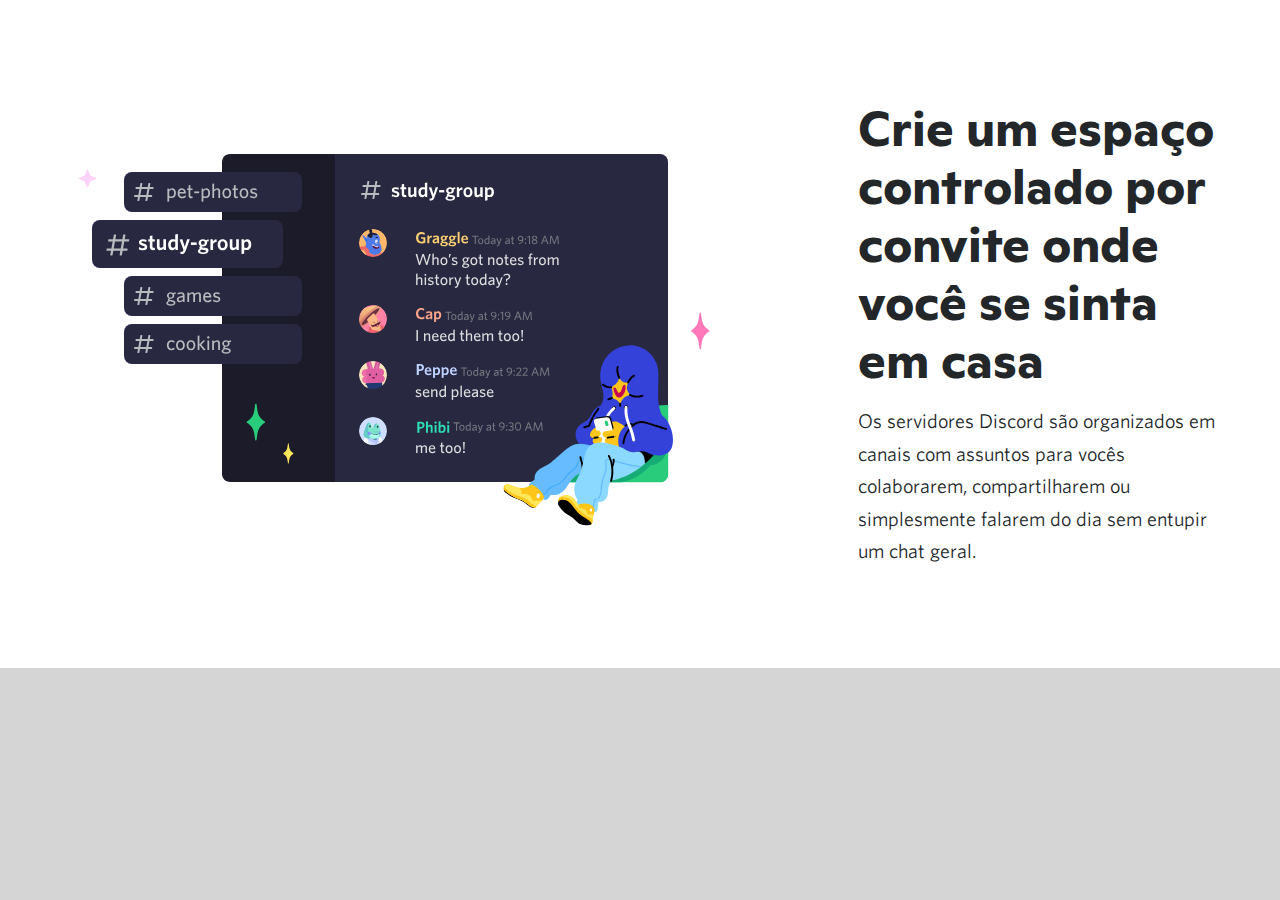
<file: src/pages/home/index.html>
<!DOCTYPE html>
<html>
    <head>
        <meta charset="utf-8">
        <meta http-equiv="X-UA-Compatible" content="IE=edge">
        <meta name="viewport" content="width=device-width, initial-scale=1.0">
        <link rel="stylesheet" href="../../common/common.css">
        <link rel="stylesheet" href="index.css">
        <title>Trying Discord</title>
    </head>
    <body>

        <main>
            

            <section class="faixa-2">
                <img src="../../assets/images/study-group.svg" alt="">

                <div>
                    <h2>Crie um espaço controlado por convite onde você se sinta em casa</h2>
                    <p>Os servidores Discord são organizados em canais com assuntos para vocês colaborarem, compartilharem ou simplesmente falarem do dia sem entupir um chat geral.</p>
                </div>
            </section>
        </main>

    </body>
</html>
</file>
<file: src/common/common.css>
* {
    margin: 0;
    box-sizing: border-box;
}

@font-face {
    font-family: 'disc1';
    src: url('../assets/fonts/disc1.woff');
}

@font-face {
    font-family: 'disc2';
    src: url('../assets/fonts/disc2.woff');
}

@font-face {
    font-family: 'disc3';
    src: url('../assets/fonts/disc3.woff');
}

@font-face {
    font-family: 'disc4';
    src: url('../assets/fonts/disc4.woff2');
}

@font-face {
    font-family: 'disc5';
    src: url('../assets/fonts/disc5.woff2');
}
</file>
<file: src/pages/home/index.css>
body {
    background-color: #d5d5d5;
}

.faixa-2 {
    display: flex;
    flex-direction: row;
    align-items: center;
    justify-content: center;
    padding: 100px 0;
    background-color: #fff;
}

.faixa-2 > * {
    margin: 0 60px;
}

.faixa-2 h2 {
    color: #23272a;
    font: 48px 'disc5';
    margin-bottom: 15px;
    line-height: 58px;
}

.faixa-2 p {
    color: #23272a;
    font: 20px 'disc1';
    font-size: clamp (16px, 2vw, 20px);
    line-height: 1.625;
    text-align: left;
}

.faixa-2 div {
    width: 380px;
}
</file>
